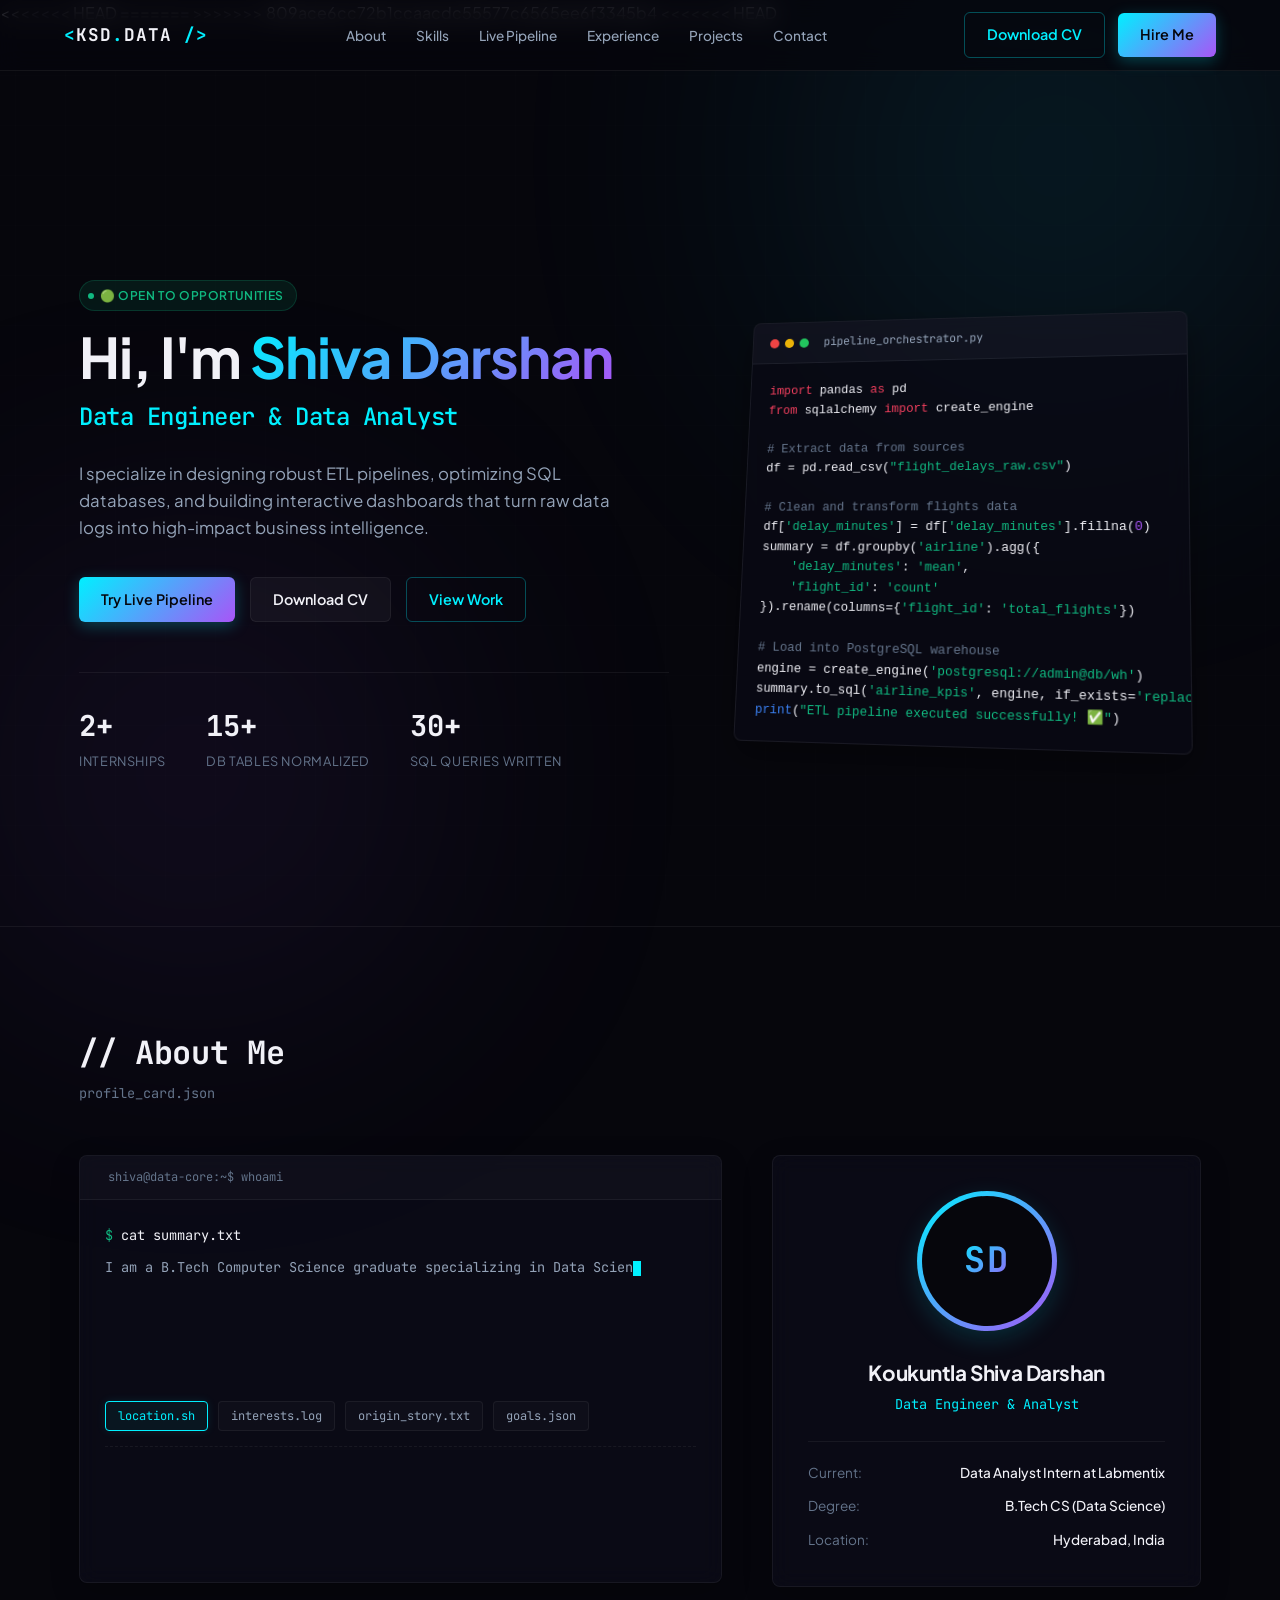
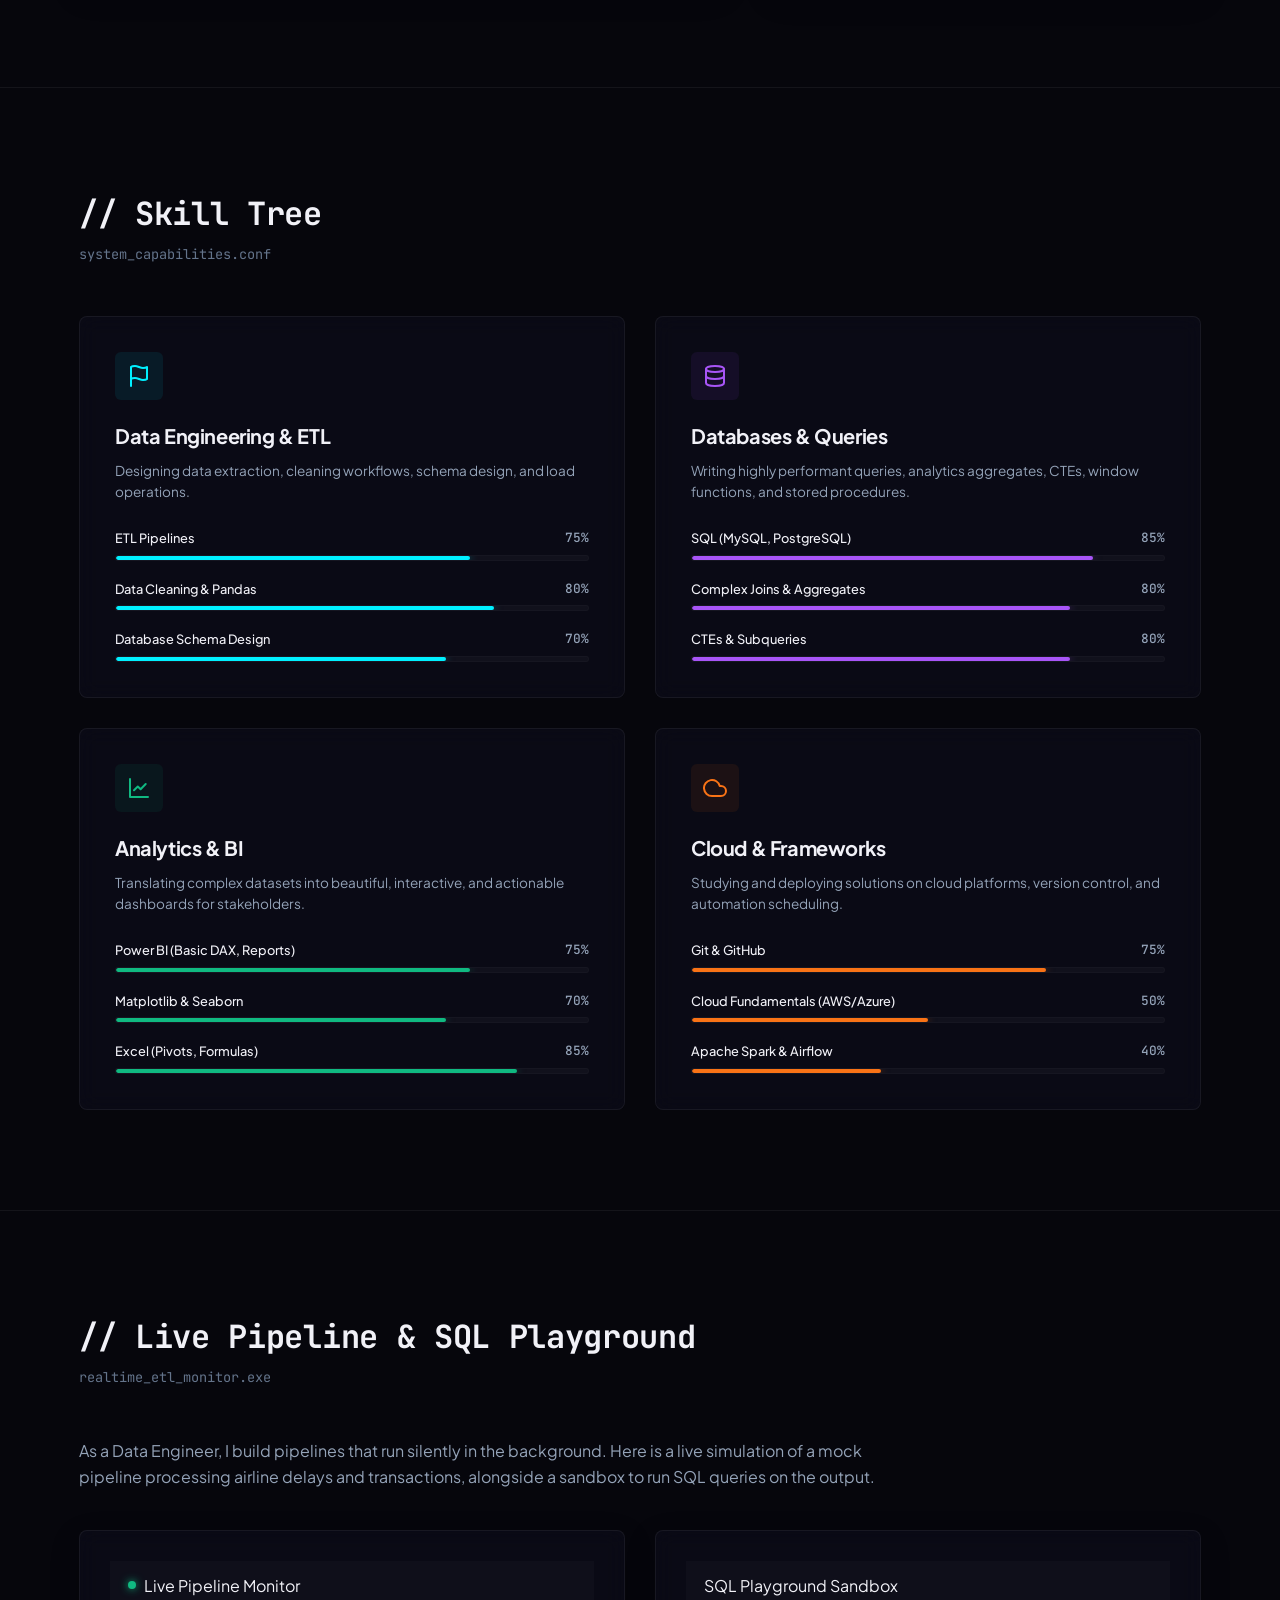
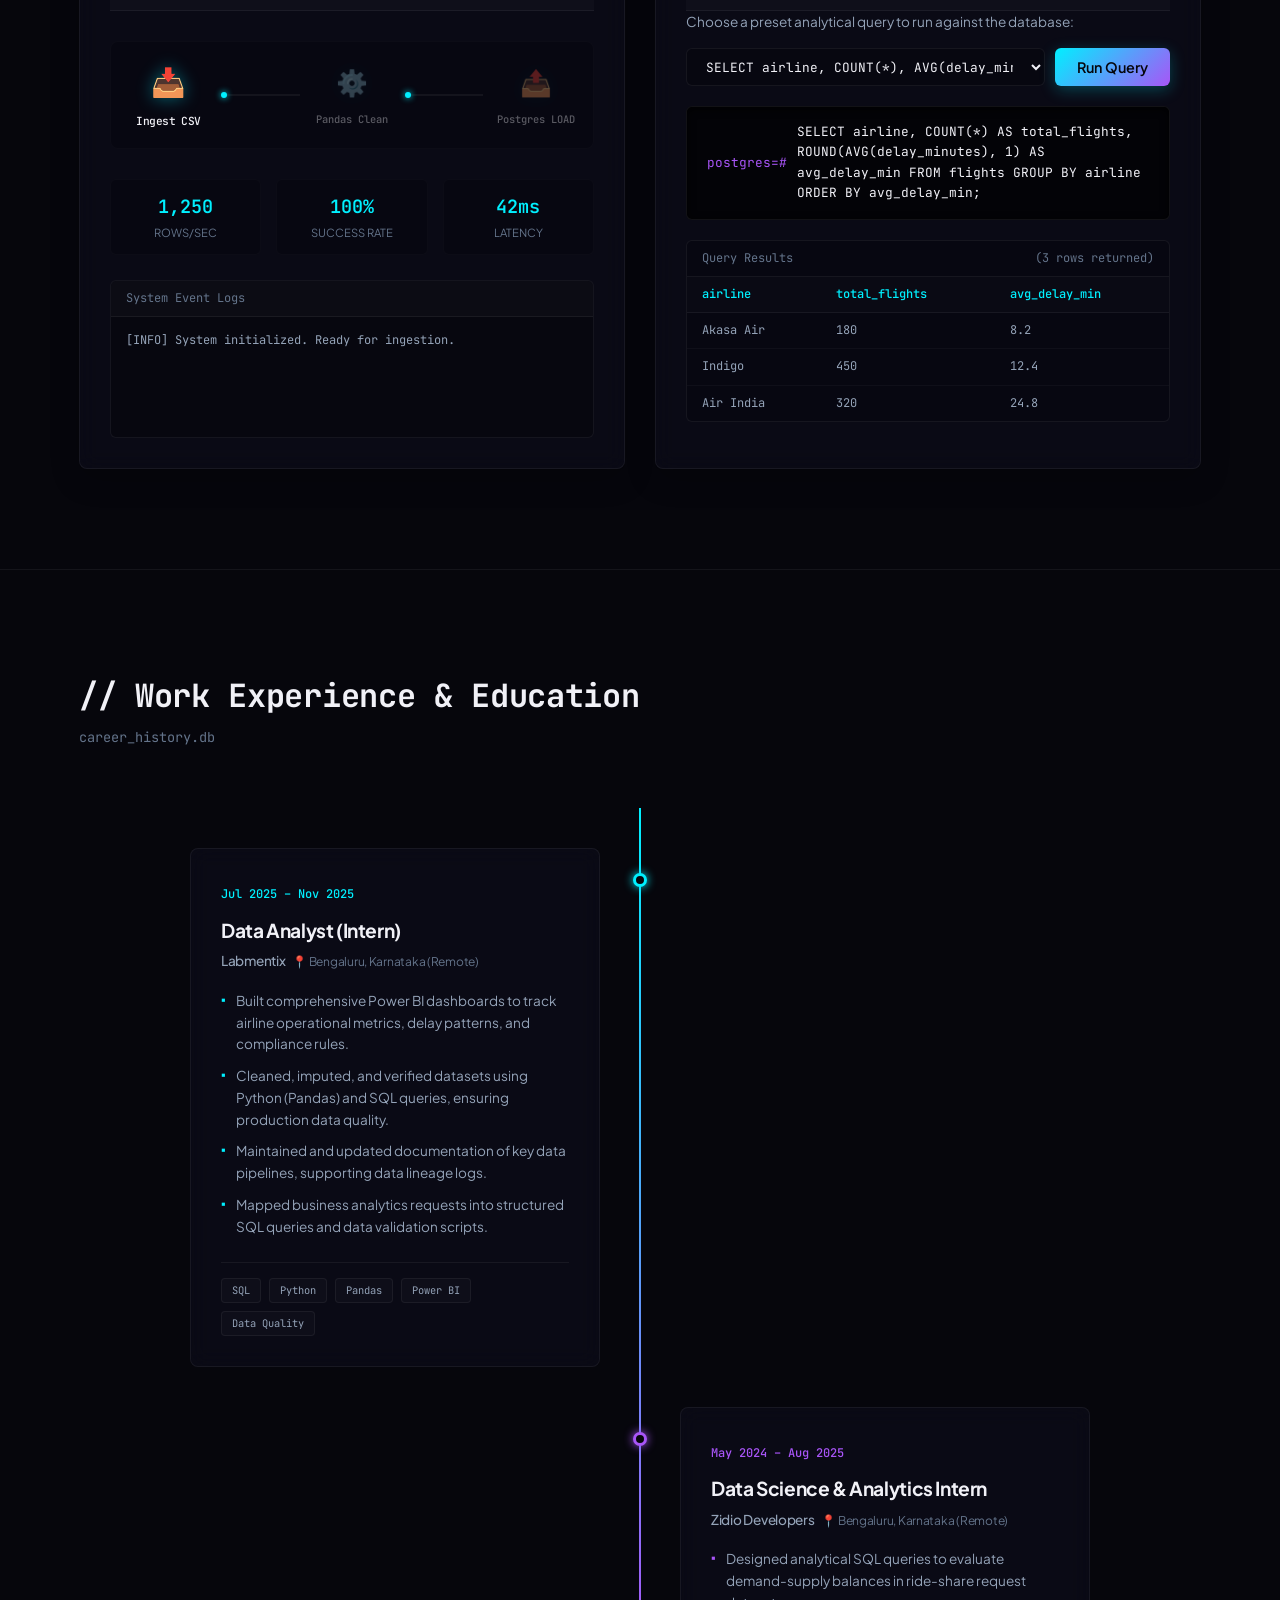
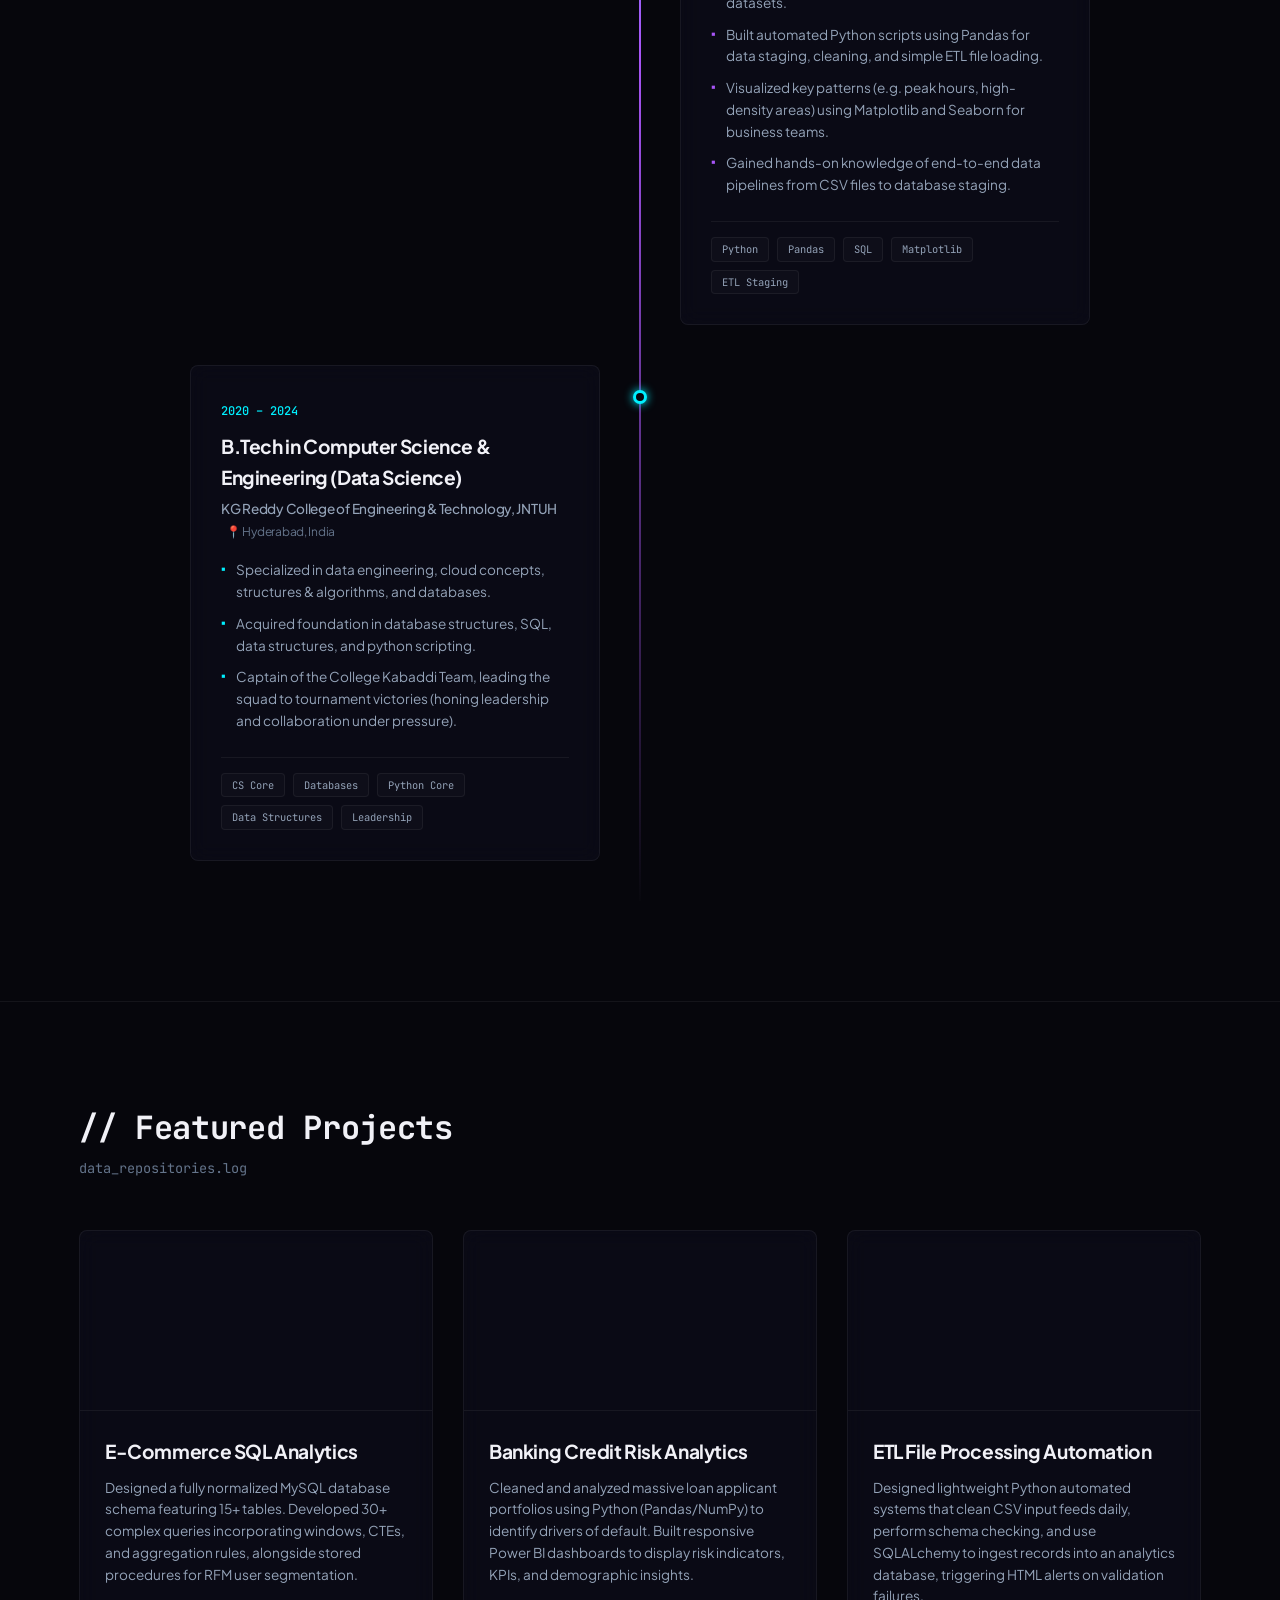
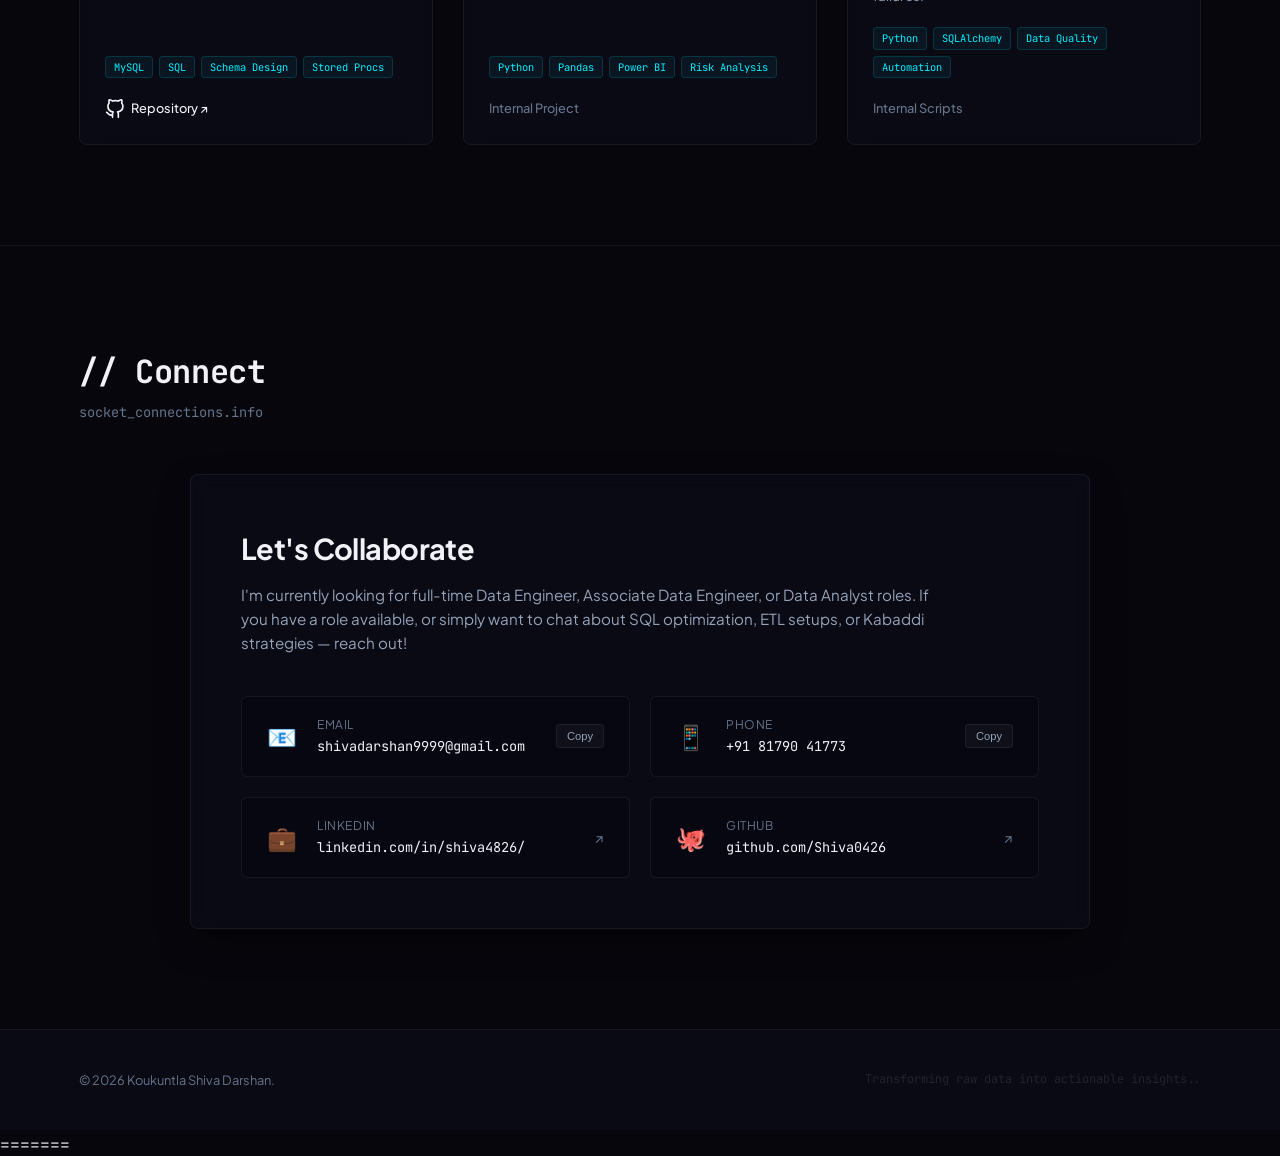
<file: index.html>
<!DOCTYPE html>
<html lang="en">
<<<<<<< HEAD
<head>
  <meta charset="UTF-8" />
  <meta name="viewport" content="width=device-width, initial-scale=1.0" />
  <title>Koukuntla Shiva Darshan — Data Engineer & Data Analyst Portfolio</title>
  <meta name="description" content="Portfolio of Koukuntla Shiva Darshan, a Data Engineer & Data Analyst specializing in SQL, Python, ETL, Power BI, and Cloud Data Pipelines. Explore interactive pipelines and analytics." />
  <meta name="keywords" content="Data Engineer, Data Analyst, SQL, Python, Power BI, ETL, AWS, Azure, Portfolio, Hyderabad, India" />
  <meta name="author" content="Koukuntla Shiva Darshan" />

  <!-- Open Graph -->
  <meta property="og:title" content="Koukuntla Shiva Darshan — Data Engineer & Data Analyst" />
  <meta property="og:description" content="Professional portfolio showcasing interactive ETL pipelines, custom SQL playgrounds, and data analytics dashboards." />
  <meta property="og:type" content="website" />
  <meta property="og:url" content="https://ksdmudiraj.in/" />
=======

<head>
  <meta charset="UTF-8" />
  <meta name="viewport" content="width=device-width, initial-scale=1.0" />
  <title>Shiva Darshan — Aspiring Data Engineer & Data Analyst</title>
  <meta name="description"
    content="Portfolio of Koukuntla Shiva Darshan — Aspiring Data Engineer & Data Analyst. SQL, Python, JavaScript, Power BI, ETL, Data Analytics." />
  <meta name="keywords"
    content="Fresher, Data Engineer, Data Analyst, SQL, Python, JavaScript, Power BI, ETL, Portfolio, Entry Level" />
  <meta name="author" content="Koukuntla Shiva Darshan" />

  <!-- Open Graph -->
  <meta property="og:title" content="Koukuntla Shiva Darshan — Aspiring Data Engineer & Data Analyst" />
  <meta property="og:description"
    content="Aspiring Data Engineer & Data Analyst | B.Tech CS Fresher | Gaming-themed interactive portfolio" />
  <meta property="og:type" content="website" />
>>>>>>> 809ace6cc72b1ccaacdc55577c6565ee6f3345b4

  <!-- Fonts -->
  <link rel="preconnect" href="https://fonts.googleapis.com" />
  <link rel="preconnect" href="https://fonts.gstatic.com" crossorigin />
<<<<<<< HEAD
  <link href="https://fonts.googleapis.com/css2?family=Plus+Jakarta+Sans:wght@300;400;500;600;700;800&family=JetBrains+Mono:wght@300;400;500;600;700&display=swap" rel="stylesheet" />

  <!-- Stylesheet -->
  <link rel="stylesheet" href="style.css" />
  
  <!-- Favicon -->
  <link rel="icon" href="data:image/svg+xml,<svg xmlns='http://www.w3.org/2000/svg' viewBox='0 0 100 100'><text y='.9em' font-size='90'>📊</text></svg>" />
</head>
<body>

  <!-- Background Cyber Grid & Glows -->
  <div class="cyber-grid"></div>
  <div class="glow-orb orb-1"></div>
  <div class="glow-orb orb-2"></div>

  <!-- Header & Navigation -->
  <header class="top-header" id="top-header">
    <div class="header-container">
      <a href="#hero" class="logo">
        <span class="logo-accent">&lt;</span>KSD<span class="logo-accent">.</span>DATA<span class="logo-accent"> /&gt;</span>
      </a>
      <button class="mobile-nav-toggle" id="mobile-toggle" aria-label="Toggle menu">
        <span class="bar"></span>
        <span class="bar"></span>
        <span class="bar"></span>
      </button>
      <nav class="nav-menu" id="nav-menu">
        <ul>
          <li><a href="#about" class="nav-link">About</a></li>
          <li><a href="#skills" class="nav-link">Skills</a></li>
          <li><a href="#dashboard" class="nav-link">Live Pipeline</a></li>
          <li><a href="#experience" class="nav-link">Experience</a></li>
          <li><a href="#projects" class="nav-link">Projects</a></li>
          <li><a href="#contact" class="nav-link">Contact</a></li>
        </ul>
      </nav>
      <div class="header-action">
        <a href="https://drive.google.com/file/d/12Tts7yeHtabKhAf5nNI_RhiejJwIO19T/view?usp=drive_link" target="_blank" rel="noopener noreferrer" class="btn btn-outline" style="margin-right: 10px;">Download CV</a>
        <a href="mailto:shivadarshan9999@gmail.com" class="btn btn-primary">Hire Me</a>
      </div>
    </div>
  </header>

  <main>
    <!-- ═══════════════════════════════════════════ -->
    <!-- HERO SECTION -->
    <!-- ═══════════════════════════════════════════ -->
    <section id="hero" class="hero-section">
      <div class="container hero-container">
        <div class="hero-content">
          <div class="badge-container">
            <span class="badge badge-pulse">🟢 Open to Opportunities</span>
          </div>
          <h1 class="hero-title">
            Hi, I'm <span class="gradient-text">Shiva Darshan</span>
          </h1>
          <h2 class="hero-subtitle">Data Engineer & Data Analyst</h2>
          <p class="hero-description">
            I specialize in designing robust ETL pipelines, optimizing SQL databases, and building interactive dashboards that turn raw data logs into high-impact business intelligence.
          </p>
          <div class="hero-actions">
            <a href="#dashboard" class="btn btn-primary">Try Live Pipeline</a>
            <a href="https://drive.google.com/file/d/12Tts7yeHtabKhAf5nNI_RhiejJwIO19T/view?usp=drive_link" target="_blank" rel="noopener noreferrer" class="btn btn-secondary">Download CV</a>
            <a href="#projects" class="btn btn-outline">View Work</a>
          </div>
          <div class="hero-stats">
            <div class="stat-item">
              <span class="stat-num">2+</span>
              <span class="stat-label">Internships</span>
            </div>
            <div class="stat-item">
              <span class="stat-num">15+</span>
              <span class="stat-label">DB Tables Normalized</span>
            </div>
            <div class="stat-item">
              <span class="stat-num">30+</span>
              <span class="stat-label">SQL Queries Written</span>
            </div>
          </div>
        </div>
        <div class="hero-visual">
          <div class="visual-card">
            <div class="card-header">
              <span class="dot red"></span>
              <span class="dot yellow"></span>
              <span class="dot green"></span>
              <span class="card-title">pipeline_orchestrator.py</span>
            </div>
            <div class="card-body">
              <pre><code class="language-python"><span class="pl-k">import</span> pandas <span class="pl-k">as</span> pd
<span class="pl-k">from</span> sqlalchemy <span class="pl-k">import</span> create_engine

<span class="pl-c"># Extract data from sources</span>
df = pd.read_csv(<span class="pl-s">"flight_delays_raw.csv"</span>)

<span class="pl-c"># Clean and transform flights data</span>
df[<span class="pl-s">'delay_minutes'</span>] = df[<span class="pl-s">'delay_minutes'</span>].fillna(<span class="pl-c1">0</span>)
summary = df.groupby(<span class="pl-s">'airline'</span>).agg({
    <span class="pl-s">'delay_minutes'</span>: <span class="pl-s">'mean'</span>,
    <span class="pl-s">'flight_id'</span>: <span class="pl-s">'count'</span>
}).rename(columns={<span class="pl-s">'flight_id'</span>: <span class="pl-s">'total_flights'</span>})

<span class="pl-c"># Load into PostgreSQL warehouse</span>
engine = create_engine(<span class="pl-s">'postgresql://admin@db/wh'</span>)
summary.to_sql(<span class="pl-s">'airline_kpis'</span>, engine, if_exists=<span class="pl-s">'replace'</span>)
<span class="pl-en">print</span>(<span class="pl-s">"ETL pipeline executed successfully! ✅"</span>)</code></pre>
            </div>
          </div>
        </div>
      </div>
    </section>

    <!-- ═══════════════════════════════════════════ -->
    <!-- ABOUT SECTION -->
    <!-- ═══════════════════════════════════════════ -->
    <section id="about" class="about-section scroll-reveal">
      <div class="container">
        <div class="section-title-wrapper">
          <h2 class="section-title">// About Me</h2>
          <span class="section-subtitle">profile_card.json</span>
        </div>
        <div class="about-grid">
          <div class="about-bio-terminal">
            <div class="terminal-header">
              <span class="dot red"></span>
              <span class="dot yellow"></span>
              <span class="dot green"></span>
              <span class="terminal-title">shiva@data-core:~$ whoami</span>
            </div>
            <div class="terminal-body" id="bio-terminal">
              <p class="terminal-line"><span class="terminal-prompt">$</span> cat summary.txt</p>
              <p class="terminal-output" id="typewriter-output"></p>
              <div class="terminal-interactive-options">
                <button class="terminal-btn active" data-cmd="location">location.sh</button>
                <button class="terminal-btn" data-cmd="interests">interests.log</button>
                <button class="terminal-btn" data-cmd="education">origin_story.txt</button>
                <button class="terminal-btn" data-cmd="certifications">goals.json</button>
              </div>
              <div class="terminal-interactive-content" id="terminal-content">
                <!-- Filled dynamically by script.js -->
              </div>
            </div>
          </div>
          <div class="about-card-profile">
            <div class="avatar-frame">
              <div class="avatar-circle">
                <span class="avatar-text">SD</span>
              </div>
            </div>
            <div class="profile-details">
              <h3>Koukuntla Shiva Darshan</h3>
              <p class="role">Data Engineer & Analyst</p>
              <div class="profile-info-list">
                <div class="info-item">
                  <span class="info-label">Current:</span>
                  <span class="info-val">Data Analyst Intern at Labmentix</span>
                </div>
                <div class="info-item">
                  <span class="info-label">Degree:</span>
                  <span class="info-val">B.Tech CS (Data Science)</span>
                </div>
                <div class="info-item">
                  <span class="info-label">Location:</span>
                  <span class="info-val">Hyderabad, India</span>
                </div>
              </div>
            </div>
          </div>
        </div>
      </div>
    </section>

    <!-- ═══════════════════════════════════════════ -->
    <!-- SKILLS SECTION -->
    <!-- ═══════════════════════════════════════════ -->
    <section id="skills" class="skills-section scroll-reveal">
      <div class="container">
        <div class="section-title-wrapper">
          <h2 class="section-title">// Skill Tree</h2>
          <span class="section-subtitle">system_capabilities.conf</span>
        </div>
        <div class="skills-grid">
          
          <!-- Category 1: Core Data Engineering -->
          <div class="skill-card">
            <div class="skill-icon-wrapper cyan">
              <svg xmlns="http://www.w3.org/2000/svg" width="24" height="24" viewBox="0 0 24 24" fill="none" stroke="currentColor" stroke-width="2" stroke-linecap="round" stroke-linejoin="round"><path d="M4 15s1-1 4-1 5 2 8 2 4-1 4-1V3s-1 1-4 1-5-2-8-2-4 1-4 1z"></path><line x1="4" y1="22" x2="4" y2="15"></line></svg>
            </div>
            <h3>Data Engineering & ETL</h3>
            <p class="skill-card-desc">Designing data extraction, cleaning workflows, schema design, and load operations.</p>
            <ul class="skill-list">
              <li>
                <div class="skill-info"><span class="name">ETL Pipelines</span><span class="percentage">75%</span></div>
                <div class="progress-bar"><div class="progress progress-cyan" data-width="75"></div></div>
              </li>
              <li>
                <div class="skill-info"><span class="name">Data Cleaning & Pandas</span><span class="percentage">80%</span></div>
                <div class="progress-bar"><div class="progress progress-cyan" data-width="80"></div></div>
              </li>
              <li>
                <div class="skill-info"><span class="name">Database Schema Design</span><span class="percentage">70%</span></div>
                <div class="progress-bar"><div class="progress progress-cyan" data-width="70"></div></div>
              </li>
            </ul>
          </div>

          <!-- Category 2: Databases & SQL -->
          <div class="skill-card">
            <div class="skill-icon-wrapper purple">
              <svg xmlns="http://www.w3.org/2000/svg" width="24" height="24" viewBox="0 0 24 24" fill="none" stroke="currentColor" stroke-width="2" stroke-linecap="round" stroke-linejoin="round"><ellipse cx="12" cy="5" rx="9" ry="3"></ellipse><path d="M3 5v14c0 1.66 4 3 9 3s9-1.34 9-3V5"></path><path d="M3 12c0 1.66 4 3 9 3s9-1.34 9-3"></path></svg>
            </div>
            <h3>Databases & Queries</h3>
            <p class="skill-card-desc">Writing highly performant queries, analytics aggregates, CTEs, window functions, and stored procedures.</p>
            <ul class="skill-list">
              <li>
                <div class="skill-info"><span class="name">SQL (MySQL, PostgreSQL)</span><span class="percentage">85%</span></div>
                <div class="progress-bar"><div class="progress progress-purple" data-width="85"></div></div>
              </li>
              <li>
                <div class="skill-info"><span class="name">Complex Joins & Aggregates</span><span class="percentage">80%</span></div>
                <div class="progress-bar"><div class="progress progress-purple" data-width="80"></div></div>
              </li>
              <li>
                <div class="skill-info"><span class="name">CTEs & Subqueries</span><span class="percentage">80%</span></div>
                <div class="progress-bar"><div class="progress progress-purple" data-width="80"></div></div>
              </li>
            </ul>
          </div>

          <!-- Category 3: Analytics & Visualisation -->
          <div class="skill-card">
            <div class="skill-icon-wrapper emerald">
              <svg xmlns="http://www.w3.org/2000/svg" width="24" height="24" viewBox="0 0 24 24" fill="none" stroke="currentColor" stroke-width="2" stroke-linecap="round" stroke-linejoin="round"><path d="M3 3v18h18"></path><path d="M18.7 8l-5.1 5.2-2.8-2.7L7 14.3"></path></svg>
            </div>
            <h3>Analytics & BI</h3>
            <p class="skill-card-desc">Translating complex datasets into beautiful, interactive, and actionable dashboards for stakeholders.</p>
            <ul class="skill-list">
              <li>
                <div class="skill-info"><span class="name">Power BI (Basic DAX, Reports)</span><span class="percentage">75%</span></div>
                <div class="progress-bar"><div class="progress progress-emerald" data-width="75"></div></div>
              </li>
              <li>
                <div class="skill-info"><span class="name">Matplotlib & Seaborn</span><span class="percentage">70%</span></div>
                <div class="progress-bar"><div class="progress progress-emerald" data-width="70"></div></div>
              </li>
              <li>
                <div class="skill-info"><span class="name">Excel (Pivots, Formulas)</span><span class="percentage">85%</span></div>
                <div class="progress-bar"><div class="progress progress-emerald" data-width="85"></div></div>
              </li>
            </ul>
          </div>

          <!-- Category 4: Cloud & Tools -->
          <div class="skill-card">
            <div class="skill-icon-wrapper orange">
              <svg xmlns="http://www.w3.org/2000/svg" width="24" height="24" viewBox="0 0 24 24" fill="none" stroke="currentColor" stroke-width="2" stroke-linecap="round" stroke-linejoin="round"><path d="M18 10h-1.26A8 8 0 1 0 9 20h9a5 5 0 0 0 0-10z"></path></svg>
            </div>
            <h3>Cloud & Frameworks</h3>
            <p class="skill-card-desc">Studying and deploying solutions on cloud platforms, version control, and automation scheduling.</p>
            <ul class="skill-list">
              <li>
                <div class="skill-info"><span class="name">Git & GitHub</span><span class="percentage">75%</span></div>
                <div class="progress-bar"><div class="progress progress-orange" data-width="75"></div></div>
              </li>
              <li>
                <div class="skill-info"><span class="name">Cloud Fundamentals (AWS/Azure)</span><span class="percentage">50%</span></div>
                <div class="progress-bar"><div class="progress progress-orange" data-width="50"></div></div>
              </li>
              <li>
                <div class="skill-info"><span class="name">Apache Spark & Airflow</span><span class="percentage">40%</span></div>
                <div class="progress-bar"><div class="progress progress-orange" data-width="40"></div></div>
              </li>
            </ul>
          </div>

        </div>
      </div>
    </section>

    <!-- ═══════════════════════════════════════════ -->
    <!-- LIVE DATA DASHBOARD / ETL PIPELINE SIMULATOR -->
    <!-- ═══════════════════════════════════════════ -->
    <section id="dashboard" class="dashboard-section scroll-reveal">
      <div class="container">
        <div class="section-title-wrapper">
          <h2 class="section-title">// Live Pipeline & SQL Playground</h2>
          <span class="section-subtitle">realtime_etl_monitor.exe</span>
        </div>
        
        <p class="dashboard-intro">
          As a Data Engineer, I build pipelines that run silently in the background. Here is a live simulation of a mock pipeline processing airline delays and transactions, alongside a sandbox to run SQL queries on the output.
        </p>

        <div class="dashboard-grid">
          <!-- Column 1: Pipeline Flow & Logger -->
          <div class="pipeline-card">
            <div class="card-header">
              <span class="status-indicator live"></span> Live Pipeline Monitor
            </div>
            <div class="pipeline-flow">
              <div class="flow-node active" id="node-ingest">
                <span class="node-icon">📥</span>
                <span class="node-label">Ingest CSV</span>
              </div>
              <div class="flow-arrow" id="arrow-1"><span></span></div>
              <div class="flow-node" id="node-transform">
                <span class="node-icon">⚙️</span>
                <span class="node-label">Pandas Clean</span>
              </div>
              <div class="flow-arrow" id="arrow-2"><span></span></div>
              <div class="flow-node" id="node-load">
                <span class="node-icon">📤</span>
                <span class="node-label">Postgres LOAD</span>
              </div>
            </div>
            
            <div class="pipeline-metrics">
              <div class="metric-box">
                <span class="metric-val" id="metric-rate">1,250</span>
                <span class="metric-lbl">rows/sec</span>
              </div>
              <div class="metric-box">
                <span class="metric-val" id="metric-success">100%</span>
                <span class="metric-lbl">success rate</span>
              </div>
              <div class="metric-box">
                <span class="metric-val" id="metric-latency">42ms</span>
                <span class="metric-lbl">latency</span>
              </div>
            </div>

            <div class="pipeline-logger">
              <div class="logger-header">System Event Logs</div>
              <div class="logger-body" id="log-console">
                <div class="log-line info">[INFO] System initialized. Ready for ingestion.</div>
              </div>
            </div>
          </div>

          <!-- Column 2: SQL Playground -->
          <div class="sql-card">
            <div class="card-header">
              SQL Playground Sandbox
            </div>
            <div class="sql-editor">
              <div class="sql-instructions">Choose a preset analytical query to run against the database:</div>
              <div class="query-selector-wrapper">
                <select id="query-selector" aria-label="Select SQL Query Preset">
                  <option value="flights_summary">SELECT airline, COUNT(*), AVG(delay_minutes) FROM flights GROUP BY airline</option>
                  <option value="high_delays">SELECT flight_id, airline, delay_minutes FROM flights WHERE delay_minutes > 45</option>
                  <option value="route_delays">SELECT origin, destination, AVG(delay_minutes) FROM flights GROUP BY origin, destination</option>
                  <option value="schema_info">EXPLAIN SELECT * FROM flights</option>
                </select>
                <button class="btn btn-primary" id="btn-run-query">Run Query</button>
              </div>
              
              <div class="sql-terminal">
                <div class="terminal-prompt-line">
                  <span class="sql-prompt">postgres=#</span>
                  <span class="sql-input-display" id="sql-input-preview">SELECT airline, COUNT(*), AVG(delay_minutes) FROM flights GROUP BY airline;</span>
                </div>
              </div>

              <div class="sql-results">
                <div class="results-header">Query Results <span class="rows-count" id="results-count">(3 rows returned)</span></div>
                <div class="table-wrapper">
                  <table id="sql-results-table">
                    <thead>
                      <!-- Populated dynamically -->
                    </thead>
                    <tbody>
                      <!-- Populated dynamically -->
                    </tbody>
                  </table>
                </div>
              </div>
            </div>
          </div>

        </div>
      </div>
    </section>

    <!-- ═══════════════════════════════════════════ -->
    <!-- EXPERIENCE SECTION -->
    <!-- ═══════════════════════════════════════════ -->
    <section id="experience" class="experience-section scroll-reveal">
      <div class="container">
        <div class="section-title-wrapper">
          <h2 class="section-title">// Work Experience & Education</h2>
          <span class="section-subtitle">career_history.db</span>
        </div>

        <div class="timeline-container">
          <!-- Timeline line -->
          <div class="timeline-line"></div>

          <!-- Item 1: Labmentix -->
          <div class="timeline-item left">
            <div class="timeline-dot"></div>
            <div class="timeline-content">
              <span class="timeline-date">Jul 2025 – Nov 2025</span>
              <h3 class="timeline-job-title">Data Analyst (Intern)</h3>
              <h4 class="timeline-company">Labmentix <span class="timeline-loc">📍 Bengaluru, Karnataka (Remote)</span></h4>
              <ul class="timeline-details">
                <li>Built comprehensive Power BI dashboards to track airline operational metrics, delay patterns, and compliance rules.</li>
                <li>Cleaned, imputed, and verified datasets using Python (Pandas) and SQL queries, ensuring production data quality.</li>
                <li>Maintained and updated documentation of key data pipelines, supporting data lineage logs.</li>
                <li>Mapped business analytics requests into structured SQL queries and data validation scripts.</li>
              </ul>
              <div class="timeline-tags">
                <span class="tag">SQL</span>
                <span class="tag">Python</span>
                <span class="tag">Pandas</span>
                <span class="tag">Power BI</span>
                <span class="tag">Data Quality</span>
              </div>
            </div>
          </div>

          <!-- Item 2: Zidio Developers -->
          <div class="timeline-item right">
            <div class="timeline-dot"></div>
            <div class="timeline-content">
              <span class="timeline-date">May 2024 – Aug 2025</span>
              <h3 class="timeline-job-title">Data Science & Analytics Intern</h3>
              <h4 class="timeline-company">Zidio Developers <span class="timeline-loc">📍 Bengaluru, Karnataka (Remote)</span></h4>
              <ul class="timeline-details">
                <li>Designed analytical SQL queries to evaluate demand-supply balances in ride-share request datasets.</li>
                <li>Built automated Python scripts using Pandas for data staging, cleaning, and simple ETL file loading.</li>
                <li>Visualized key patterns (e.g. peak hours, high-density areas) using Matplotlib and Seaborn for business teams.</li>
                <li>Gained hands-on knowledge of end-to-end data pipelines from CSV files to database staging.</li>
              </ul>
              <div class="timeline-tags">
                <span class="tag">Python</span>
                <span class="tag">Pandas</span>
                <span class="tag">SQL</span>
                <span class="tag">Matplotlib</span>
                <span class="tag">ETL Staging</span>
              </div>
            </div>
          </div>

          <!-- Item 3: B.Tech -->
          <div class="timeline-item left">
            <div class="timeline-dot"></div>
            <div class="timeline-content">
              <span class="timeline-date">2020 – 2024</span>
              <h3 class="timeline-job-title">B.Tech in Computer Science & Engineering (Data Science)</h3>
              <h4 class="timeline-company">KG Reddy College of Engineering & Technology, JNTUH <span class="timeline-loc">📍 Hyderabad, India</span></h4>
              <ul class="timeline-details">
                <li>Specialized in data engineering, cloud concepts, structures & algorithms, and databases.</li>
                <li>Acquired foundation in database structures, SQL, data structures, and python scripting.</li>
                <li>Captain of the College Kabaddi Team, leading the squad to tournament victories (honing leadership and collaboration under pressure).</li>
              </ul>
              <div class="timeline-tags">
                <span class="tag">CS Core</span>
                <span class="tag">Databases</span>
                <span class="tag">Python Core</span>
                <span class="tag">Data Structures</span>
                <span class="tag">Leadership</span>
              </div>
            </div>
          </div>

        </div>
      </div>
    </section>

    <!-- ═══════════════════════════════════════════ -->
    <!-- PROJECTS SECTION -->
    <!-- ═══════════════════════════════════════════ -->
    <section id="projects" class="projects-section scroll-reveal">
      <div class="container">
        <div class="section-title-wrapper">
          <h2 class="section-title">// Featured Projects</h2>
          <span class="section-subtitle">data_repositories.log</span>
        </div>

        <div class="projects-grid">
          <!-- Project 1 -->
          <div class="project-card">
            <div class="project-image-placeholder">
              <svg xmlns="http://www.w3.org/2000/svg" viewBox="0 0 400 200" fill="none">
                <rect width="400" height="200" fill="%231a1a2e"/>
                <path d="M50 150 L120 80 L200 120 L300 50 L350 90" stroke="%2300f0ff" stroke-width="3" stroke-linecap="round" stroke-linejoin="round"/>
                <circle cx="50" cy="150" r="5" fill="%23ff00e5"/>
                <circle cx="120" cy="80" r="5" fill="%23ff00e5"/>
                <circle cx="200" cy="120" r="5" fill="%23ff00e5"/>
                <circle cx="300" cy="50" r="5" fill="%23ff00e5"/>
                <circle cx="350" cy="90" r="5" fill="%23ff00e5"/>
                <text x="20" y="40" fill="%238888aa" font-family="monospace" font-size="12">SQL Schema: normalized platform</text>
              </svg>
            </div>
            <div class="project-content">
              <h3>E-Commerce SQL Analytics</h3>
              <p>Designed a fully normalized MySQL database schema featuring 15+ tables. Developed 30+ complex queries incorporating windows, CTEs, and aggregation rules, alongside stored procedures for RFM user segmentation.</p>
              <div class="project-tags">
                <span class="tag">MySQL</span>
                <span class="tag">SQL</span>
                <span class="tag">Schema Design</span>
                <span class="tag">Stored Procs</span>
              </div>
              <div class="project-links">
                <a href="https://github.com/Shiva0426/E-Commerce-Database" class="project-link" target="_blank" rel="noopener noreferrer">
                  <svg xmlns="http://www.w3.org/2000/svg" width="20" height="20" viewBox="0 0 24 24" fill="none" stroke="currentColor" stroke-width="2" stroke-linecap="round" stroke-linejoin="round"><path d="M9 19c-5 1.5-5-2.5-7-3m14 6v-3.87a3.37 3.37 0 0 0-.94-2.61c3.14-.35 6.44-1.54 6.44-7A5.44 5.44 0 0 0 20 4.77 5.07 5.07 0 0 0 19.91 1S18.73.65 16 2.48a13.38 13.38 0 0 0-7 0C6.27.65 5.09 1 5.09 1A5.07 5.07 0 0 0 5 4.77a5.44 5.44 0 0 0-1.5 3.78c0 5.42 3.3 6.61 6.44 7A3.37 3.37 0 0 0 9 18.13V22"></path></svg>
                  Repository ↗
                </a>
              </div>
            </div>
          </div>

          <!-- Project 2 -->
          <div class="project-card">
            <div class="project-image-placeholder">
              <svg xmlns="http://www.w3.org/2000/svg" viewBox="0 0 400 200" fill="none">
                <rect width="400" height="200" fill="%231a1a2e"/>
                <rect x="50" y="80" width="60" height="70" fill="%23b400ff" opacity="0.8"/>
                <rect x="130" y="40" width="60" height="110" fill="%23b400ff" opacity="0.8"/>
                <rect x="210" y="90" width="60" height="60" fill="%23b400ff" opacity="0.8"/>
                <rect x="290" y="60" width="60" height="90" fill="%23b400ff" opacity="0.8"/>
                <text x="20" y="30" fill="%238888aa" font-family="monospace" font-size="12">Power BI Default Risk EDA</text>
              </svg>
            </div>
            <div class="project-content">
              <h3>Banking Credit Risk Analytics</h3>
              <p>Cleaned and analyzed massive loan applicant portfolios using Python (Pandas/NumPy) to identify drivers of default. Built responsive Power BI dashboards to display risk indicators, KPIs, and demographic insights.</p>
              <div class="project-tags">
                <span class="tag">Python</span>
                <span class="tag">Pandas</span>
                <span class="tag">Power BI</span>
                <span class="tag">Risk Analysis</span>
              </div>
              <div class="project-links">
                <span class="project-link disabled">
                  Internal Project
                </span>
              </div>
            </div>
          </div>

          <!-- Project 3 -->
          <div class="project-card">
            <div class="project-image-placeholder">
              <svg xmlns="http://www.w3.org/2000/svg" viewBox="0 0 400 200" fill="none">
                <rect width="400" height="200" fill="%231a1a2e"/>
                <line x1="50" y1="100" x2="350" y2="100" stroke="%2339ff14" stroke-width="2" stroke-dasharray="5 5"/>
                <circle cx="100" cy="100" r="15" fill="%231a1a2e" stroke="%2339ff14" stroke-width="2"/>
                <circle cx="200" cy="100" r="15" fill="%231a1a2e" stroke="%2339ff14" stroke-width="2"/>
                <circle cx="300" cy="100" r="15" fill="%231a1a2e" stroke="%2339ff14" stroke-width="2"/>
                <text x="92" y="104" fill="%2339ff14" font-family="monospace" font-size="12">R</text>
                <text x="192" y="104" fill="%2339ff14" font-family="monospace" font-size="12">T</text>
                <text x="292" y="104" fill="%2339ff14" font-family="monospace" font-size="12">L</text>
                <text x="20" y="30" fill="%238888aa" font-family="monospace" font-size="12">Python Automation Scheduler</text>
              </svg>
            </div>
            <div class="project-content">
              <h3>ETL File Processing Automation</h3>
              <p>Designed lightweight Python automated systems that clean CSV input feeds daily, perform schema checking, and use SQLALchemy to ingest records into an analytics database, triggering HTML alerts on validation failures.</p>
              <div class="project-tags">
                <span class="tag">Python</span>
                <span class="tag">SQLAlchemy</span>
                <span class="tag">Data Quality</span>
                <span class="tag">Automation</span>
              </div>
              <div class="project-links">
                <span class="project-link disabled">
                  Internal Scripts
                </span>
              </div>
            </div>
          </div>
        </div>
      </div>
    </section>

    <!-- ═══════════════════════════════════════════ -->
    <!-- CONTACT SECTION -->
    <!-- ═══════════════════════════════════════════ -->
    <section id="contact" class="contact-section scroll-reveal">
      <div class="container">
        <div class="section-title-wrapper">
          <h2 class="section-title">// Connect</h2>
          <span class="section-subtitle">socket_connections.info</span>
        </div>

        <div class="contact-card">
          <div class="contact-intro">
            <h3>Let's Collaborate</h3>
            <p>I'm currently looking for full-time Data Engineer, Associate Data Engineer, or Data Analyst roles. If you have a role available, or simply want to chat about SQL optimization, ETL setups, or Kabaddi strategies — reach out!</p>
          </div>
          
          <div class="contact-grid">
            <div class="contact-item" id="copy-email" data-clipboard="shivadarshan9999@gmail.com">
              <div class="contact-icon">📧</div>
              <div class="contact-info">
                <span class="contact-label">Email</span>
                <span class="contact-val">shivadarshan9999@gmail.com</span>
              </div>
              <button class="btn-copy" aria-label="Copy email">Copy</button>
            </div>

            <div class="contact-item" id="copy-phone" data-clipboard="+918179041773">
              <div class="contact-icon">📱</div>
              <div class="contact-info">
                <span class="contact-label">Phone</span>
                <span class="contact-val">+91 81790 41773</span>
              </div>
              <button class="btn-copy" aria-label="Copy phone number">Copy</button>
            </div>

            <a href="https://www.linkedin.com/in/shiva4826/" target="_blank" rel="noopener noreferrer" class="contact-item link-item">
              <div class="contact-icon">💼</div>
              <div class="contact-info">
                <span class="contact-label">LinkedIn</span>
                <span class="contact-val">linkedin.com/in/shiva4826/</span>
              </div>
              <span class="arrow-indicator">↗</span>
            </a>

            <a href="https://github.com/Shiva0426" target="_blank" rel="noopener noreferrer" class="contact-item link-item">
              <div class="contact-icon">🐙</div>
              <div class="contact-info">
                <span class="contact-label">GitHub</span>
                <span class="contact-val">github.com/Shiva0426</span>
              </div>
              <span class="arrow-indicator">↗</span>
            </a>
          </div>
        </div>
      </div>
    </section>
  </main>

  <!-- Footer -->
  <footer class="main-footer">
    <div class="container footer-container">
      <p>© 2026 Koukuntla Shiva Darshan.</p>
      <p class="footer-note">Transforming raw data into actionable insights..</p>
    </div>
  </footer>

  <!-- Script -->
  <script src="script.js"></script>
</body>
=======
  <link
    href="https://fonts.googleapis.com/css2?family=Press+Start+2P&family=Fira+Code:wght@300;400;500;600;700&family=Orbitron:wght@400;500;600;700;800;900&display=swap"
    rel="stylesheet" />

  <link rel="stylesheet" href="style.css" />
  <link rel="icon"
    href="data:image/svg+xml,<svg xmlns='http://www.w3.org/2000/svg' viewBox='0 0 100 100'><text y='.9em' font-size='90'>🎮</text></svg>" />
</head>
</body>
</html>
</file>
<file: style.css>
/* ==========================================================================
   PROFESSIONAL DATA ENGINEER PORTFOLIO — STYLE.CSS
   Theme: High-Tech Cyber Glassmorphism
   Fonts: Plus Jakarta Sans (UI) & JetBrains Mono (Code/Data)
   ========================================================================== */
:root {
  /* Colors */
  --bg-dark: #06060c;
  --bg-deep: #0a0a14;
  --bg-card: rgba(13, 13, 27, 0.65);
  --bg-card-hover: rgba(20, 20, 40, 0.85);
  --border-color: rgba(255, 255, 255, 0.06);
  --border-glow: rgba(0, 240, 255, 0.15);
  
  --text-primary: #f1f1f7;
  --text-secondary: #94a3b8;
  --text-dim: #64748b;
  
  --neon-cyan: #00f0ff;
  --neon-purple: #a855f7;
  --neon-emerald: #10b981;
  --neon-orange: #f97316;
  
  --gradient-cyan-purple: linear-gradient(135deg, #00f0ff 0%, #a855f7 100%);
  --gradient-emerald-cyan: linear-gradient(135deg, #10b981 0%, #00f0ff 100%);
  
  /* Fonts */
  --font-sans: 'Plus Jakarta Sans', -apple-system, BlinkMacSystemFont, 'Segoe UI', Roboto, sans-serif;
  --font-mono: 'JetBrains Mono', 'Fira Code', monospace;
  
  /* Animation speeds */
  --transition-speed: 0.3s;
}
/* ── Reset & Base Styles ── */
*, *::before, *::after {
  margin: 0;
  padding: 0;
  box-sizing: border-box;
}
html {
  scroll-behavior: smooth;
  scrollbar-width: thin;
  scrollbar-color: var(--neon-cyan) var(--bg-dark);
}
html::-webkit-scrollbar {
  width: 8px;
}
html::-webkit-scrollbar-track {
  background: var(--bg-dark);
}
html::-webkit-scrollbar-thumb {
  background: rgba(0, 240, 255, 0.3);
  border-radius: 4px;
}
html::-webkit-scrollbar-thumb:hover {
  background: var(--neon-cyan);
}
body {
  font-family: var(--font-sans);
  background-color: var(--bg-dark);
  color: var(--text-primary);
  overflow-x: hidden;
  line-height: 1.6;
  position: relative;
}
/* ── Layout Container ── */
.container {
  max-width: 1200px;
  width: 90%;
  margin: 0 auto;
  padding: 0 15px;
}
/* ── High-Tech Cyber Grid Background ── */
.cyber-grid {
  position: fixed;
  top: 0;
  left: 0;
  width: 100%;
  height: 100%;
  z-index: -3;
  background-image: 
    linear-gradient(rgba(255, 255, 255, 0.007) 1px, transparent 1px),
    linear-gradient(90deg, rgba(255, 255, 255, 0.007) 1px, transparent 1px);
  background-size: 50px 50px;
  background-position: center;
  pointer-events: none;
}
/* Decorative Ambient Glow Orbs */
.glow-orb {
  position: fixed;
  border-radius: 50%;
  z-index: -2;
  filter: blur(140px);
  opacity: 0.15;
  pointer-events: none;
}
.orb-1 {
  width: 45vw;
  height: 45vw;
  top: -10vw;
  right: -5vw;
  background: radial-gradient(circle, var(--neon-cyan) 0%, rgba(168, 85, 247, 0.2) 100%);
  animation: orbFloat 25s ease-in-out infinite alternate;
}
.orb-2 {
  width: 40vw;
  height: 40vw;
  bottom: -10vw;
  left: -5vw;
  background: radial-gradient(circle, var(--neon-purple) 0%, rgba(16, 185, 129, 0.1) 100%);
  animation: orbFloat 20s ease-in-out infinite alternate-reverse;
}
@keyframes orbFloat {
  0% { transform: translate(0, 0) scale(1); }
  50% { transform: translate(3%, 5%) scale(1.05); }
  100% { transform: translate(-3%, -5%) scale(0.95); }
}
/* ── Typography & Gradient Text ── */
h1, h2, h3, h4 {
  font-weight: 700;
  letter-spacing: -0.02em;
}
.gradient-text {
  background: var(--gradient-cyan-purple);
  -webkit-background-clip: text;
  -webkit-text-fill-color: transparent;
  background-clip: text;
  color: transparent;
}
/* ── Buttons & UI Elements ── */
.btn {
  display: inline-flex;
  align-items: center;
  justify-content: center;
  padding: 10px 22px;
  font-family: var(--font-sans);
  font-size: 0.9rem;
  font-weight: 600;
  border-radius: 6px;
  cursor: pointer;
  transition: all var(--transition-speed) ease;
  text-decoration: none;
}
.btn-primary {
  background: var(--gradient-cyan-purple);
  color: var(--bg-dark);
  border: none;
  box-shadow: 0 4px 15px rgba(0, 240, 255, 0.25);
}
.btn-primary:hover {
  transform: translateY(-2px);
  box-shadow: 0 6px 20px rgba(0, 240, 255, 0.4);
}
.btn-secondary {
  background: rgba(255, 255, 255, 0.04);
  color: var(--text-primary);
  border: 1px solid var(--border-color);
}
.btn-secondary:hover {
  background: rgba(255, 255, 255, 0.08);
  border-color: rgba(255, 255, 255, 0.2);
  transform: translateY(-2px);
}
.btn-outline {
  background: transparent;
  color: var(--neon-cyan);
  border: 1px solid rgba(0, 240, 255, 0.3);
}
.btn-outline:hover {
  background: rgba(0, 240, 255, 0.05);
  border-color: var(--neon-cyan);
  box-shadow: 0 0 10px rgba(0, 240, 255, 0.2);
}
.badge {
  display: inline-flex;
  align-items: center;
  padding: 5px 12px;
  border-radius: 50px;
  font-size: 0.75rem;
  font-weight: 600;
  letter-spacing: 0.05em;
  text-transform: uppercase;
  background: rgba(16, 185, 129, 0.1);
  color: var(--neon-emerald);
  border: 1px solid rgba(16, 185, 129, 0.2);
}
.badge-pulse {
  position: relative;
}
.badge-pulse::before {
  content: '';
  position: absolute;
  left: 8px;
  width: 6px;
  height: 6px;
  background-color: var(--neon-emerald);
  border-radius: 50%;
  animation: pulse 1.5s infinite;
}
.badge-pulse {
  padding-left: 20px;
}
@keyframes pulse {
  0% { transform: scale(1); opacity: 1; }
  50% { transform: scale(1.6); opacity: 0.4; }
  100% { transform: scale(1); opacity: 1; }
}
/* ── Section Titles ── */
.section-title-wrapper {
  margin-bottom: 50px;
}
.section-title {
  font-size: 2rem;
  color: var(--text-primary);
  font-family: var(--font-mono);
  letter-spacing: -0.01em;
}
.section-subtitle {
  font-family: var(--font-mono);
  font-size: 0.85rem;
  color: var(--text-dim);
  display: block;
  margin-top: 5px;
}
/* ── Header / Navigation ── */
.top-header {
  position: fixed;
  top: 0;
  left: 0;
  width: 100%;
  z-index: 100;
  background: rgba(6, 6, 12, 0.75);
  backdrop-filter: blur(12px);
  border-bottom: 1px solid var(--border-color);
  transition: transform var(--transition-speed) ease;
}
.header-container {
  display: flex;
  align-items: center;
  justify-content: space-between;
  height: 70px;
  max-width: 1200px;
  width: 90%;
  margin: 0 auto;
}
.logo {
  font-family: var(--font-mono);
  font-size: 1.1rem;
  font-weight: 700;
  color: var(--text-primary);
  text-decoration: none;
  letter-spacing: 1px;
}
.logo-accent {
  color: var(--neon-cyan);
}
.nav-menu ul {
  display: flex;
  list-style: none;
  gap: 30px;
}
.nav-link {
  font-size: 0.85rem;
  font-weight: 500;
  color: var(--text-secondary);
  text-decoration: none;
  transition: color var(--transition-speed) ease;
  position: relative;
  padding: 5px 0;
}
.nav-link:hover,
.nav-link.active {
  color: var(--text-primary);
}
.nav-link::after {
  content: '';
  position: absolute;
  bottom: 0;
  left: 0;
  width: 0;
  height: 2px;
  background: var(--gradient-cyan-purple);
  transition: width var(--transition-speed) ease;
}
.nav-link:hover::after,
.nav-link.active::after {
  width: 100%;
}
.mobile-nav-toggle {
  display: none;
  flex-direction: column;
  justify-content: space-between;
  width: 24px;
  height: 18px;
  background: none;
  border: none;
  cursor: pointer;
  z-index: 101;
}
.mobile-nav-toggle .bar {
  width: 100%;
  height: 2px;
  background-color: var(--text-primary);
  border-radius: 4px;
  transition: all var(--transition-speed) ease;
}
/* ── HERO SECTION ── */
.hero-section {
  min-height: 100vh;
  display: flex;
  align-items: center;
  padding-top: 100px;
  position: relative;
}
.hero-container {
  display: grid;
  grid-template-columns: 1.1fr 0.9fr;
  gap: 50px;
  align-items: center;
}
.hero-content {
  display: flex;
  flex-direction: column;
}
.hero-title {
  font-size: 3.5rem;
  line-height: 1.1;
  margin-top: 15px;
  margin-bottom: 10px;
}
.hero-subtitle {
  font-family: var(--font-mono);
  font-size: 1.5rem;
  font-weight: 500;
  color: var(--neon-cyan);
  margin-bottom: 25px;
}
.hero-description {
  font-size: 1.05rem;
  color: var(--text-secondary);
  margin-bottom: 35px;
  max-width: 550px;
}
.hero-actions {
  display: flex;
  gap: 15px;
  margin-bottom: 50px;
}
.hero-stats {
  display: flex;
  gap: 40px;
  border-top: 1px solid var(--border-color);
  padding-top: 30px;
}
.stat-item {
  display: flex;
  flex-direction: column;
}
.stat-num {
  font-family: var(--font-mono);
  font-size: 1.8rem;
  font-weight: 700;
  color: var(--text-primary);
}
.stat-label {
  font-size: 0.8rem;
  color: var(--text-dim);
  text-transform: uppercase;
  letter-spacing: 0.05em;
  margin-top: 2px;
}
/* Hero visual pipeline card styling */
.hero-visual {
  display: flex;
  justify-content: center;
  perspective: 1000px;
}
.visual-card {
  width: 100%;
  max-width: 450px;
  background: var(--bg-card);
  border: 1px solid var(--border-color);
  border-radius: 8px;
  box-shadow: 0 15px 35px rgba(0, 0, 0, 0.4);
  backdrop-filter: blur(10px);
  overflow: hidden;
  transform: rotateY(-8deg) rotateX(8deg);
  transition: transform 0.5s ease;
}
.visual-card:hover {
  transform: rotateY(0deg) rotateX(0deg) translateY(-5px);
  box-shadow: 0 20px 40px rgba(0, 240, 255, 0.08);
  border-color: rgba(0, 240, 255, 0.25);
}
.card-header {
  display: flex;
  align-items: center;
  background: rgba(255, 255, 255, 0.02);
  padding: 12px 18px;
  border-bottom: 1px solid var(--border-color);
}
.card-header .dot {
  width: 10px;
  height: 10px;
  border-radius: 50%;
  margin-right: 6px;
}
.dot.red { background-color: #ef4444; }
.dot.yellow { background-color: #eab308; }
.dot.green { background-color: #22c55e; }
.card-title {
  font-family: var(--font-mono);
  font-size: 0.75rem;
  color: var(--text-secondary);
  margin-left: 10px;
}
.card-body {
  padding: 20px;
  font-family: var(--font-mono);
  font-size: 0.8rem;
  overflow-x: auto;
  background: rgba(0,0,0,0.2);
}
.card-body pre {
  margin: 0;
}
/* Syntax highlighting tags */
.pl-k { color: #f43f5e; } /* keywords */
.pl-s { color: #10b981; } /* strings */
.pl-c { color: #64748b; } /* comments */
.pl-c1 { color: #a855f7; } /* numbers */
.pl-en { color: #3b82f6; } /* functions */
/* ── ABOUT SECTION ── */
.about-section {
  padding: 100px 0;
  border-top: 1px solid var(--border-color);
}
.about-grid {
  display: grid;
  grid-template-columns: 1.2fr 0.8fr;
  gap: 50px;
  align-items: start;
}
.about-bio-terminal {
  background: var(--bg-card);
  border: 1px solid var(--border-color);
  border-radius: 8px;
  backdrop-filter: blur(10px);
  overflow: hidden;
  box-shadow: 0 10px 30px rgba(0, 0, 0, 0.2);
}
.terminal-header {
  display: flex;
  align-items: center;
  background: rgba(255, 255, 255, 0.02);
  padding: 12px 18px;
  border-bottom: 1px solid var(--border-color);
}
.terminal-title {
  font-family: var(--font-mono);
  font-size: 0.75rem;
  color: var(--text-dim);
  margin-left: 10px;
}
.terminal-body {
  padding: 25px;
  font-family: var(--font-mono);
  font-size: 0.85rem;
  color: var(--text-primary);
}
.terminal-line {
  margin-bottom: 10px;
}
.terminal-prompt {
  color: var(--neon-emerald);
}
.terminal-output {
  color: var(--text-secondary);
  line-height: 1.7;
  margin-bottom: 25px;
  min-height: 120px;
}
.terminal-cursor {
  display: inline-block;
  width: 8px;
  height: 15px;
  background: var(--neon-cyan);
  animation: cursorBlink 0.8s step-end infinite;
  vertical-align: middle;
}
@keyframes cursorBlink {
  50% { opacity: 0; }
}
.terminal-interactive-options {
  display: flex;
  flex-wrap: wrap;
  gap: 10px;
  margin-bottom: 20px;
  padding-bottom: 15px;
  border-bottom: 1px dashed var(--border-color);
}
.terminal-btn {
  background: rgba(255, 255, 255, 0.02);
  border: 1px solid var(--border-color);
  color: var(--text-secondary);
  font-family: var(--font-mono);
  font-size: 0.75rem;
  padding: 6px 12px;
  border-radius: 4px;
  cursor: pointer;
  transition: all var(--transition-speed) ease;
}
.terminal-btn:hover {
  border-color: rgba(0, 240, 255, 0.4);
  color: var(--neon-cyan);
}
.terminal-btn.active {
  background: rgba(0, 240, 255, 0.05);
  border-color: var(--neon-cyan);
  color: var(--neon-cyan);
  box-shadow: 0 0 10px rgba(0, 240, 255, 0.1);
}
.terminal-interactive-content {
  min-height: 90px;
  color: var(--text-secondary);
  line-height: 1.7;
  font-size: 0.85rem;
}
/* Bio Content Specifics */
.terminal-interactive-content pre {
  font-family: var(--font-mono);
  white-space: pre-wrap;
  color: var(--neon-cyan);
}
.terminal-interactive-content .sub-highlight {
  color: var(--text-primary);
  font-weight: 600;
}
/* About profile card right */
.about-card-profile {
  background: var(--bg-card);
  border: 1px solid var(--border-color);
  border-radius: 8px;
  padding: 35px;
  text-align: center;
  backdrop-filter: blur(10px);
  box-shadow: 0 10px 30px rgba(0, 0, 0, 0.2);
}
.avatar-frame {
  width: 140px;
  height: 140px;
  border-radius: 50%;
  padding: 5px;
  background: linear-gradient(135deg, var(--neon-cyan) 0%, var(--neon-purple) 100%);
  margin: 0 auto 25px auto;
  box-shadow: 0 8px 25px rgba(0, 240, 255, 0.15);
}
.avatar-circle {
  width: 100%;
  height: 100%;
  border-radius: 50%;
  background-color: var(--bg-dark);
  display: flex;
  align-items: center;
  justify-content: center;
}
.avatar-text {
  font-family: var(--font-mono);
  font-size: 2.2rem;
  font-weight: 700;
  letter-spacing: 2px;
  background: var(--gradient-cyan-purple);
  -webkit-background-clip: text;
  -webkit-text-fill-color: transparent;
}
.about-card-profile h3 {
  font-size: 1.3rem;
  margin-bottom: 5px;
}
.about-card-profile .role {
  font-family: var(--font-mono);
  font-size: 0.85rem;
  color: var(--neon-cyan);
  margin-bottom: 25px;
}
.profile-info-list {
  text-align: left;
  border-top: 1px solid var(--border-color);
  padding-top: 20px;
}
.info-item {
  display: flex;
  justify-content: space-between;
  margin-bottom: 12px;
  font-size: 0.85rem;
}
.info-item:last-child {
  margin-bottom: 0;
}
.info-label {
  color: var(--text-dim);
}
.info-val {
  color: var(--text-primary);
  font-weight: 500;
}
/* ── SKILLS SECTION ── */
.skills-section {
  padding: 100px 0;
  border-top: 1px solid var(--border-color);
}
.skills-grid {
  display: grid;
  grid-template-columns: repeat(2, 1fr);
  gap: 30px;
}
.skill-card {
  background: var(--bg-card);
  border: 1px solid var(--border-color);
  border-radius: 8px;
  padding: 35px;
  backdrop-filter: blur(10px);
  transition: transform var(--transition-speed) ease, border-color var(--transition-speed) ease;
}
.skill-card:hover {
  transform: translateY(-4px);
  border-color: rgba(255, 255, 255, 0.12);
  box-shadow: 0 15px 30px rgba(0, 0, 0, 0.25);
}
.skill-icon-wrapper {
  display: inline-flex;
  padding: 12px;
  border-radius: 6px;
  margin-bottom: 20px;
}
.skill-icon-wrapper.cyan {
  background: rgba(0, 240, 255, 0.08);
  color: var(--neon-cyan);
}
.skill-icon-wrapper.purple {
  background: rgba(168, 85, 247, 0.08);
  color: var(--neon-purple);
}
.skill-icon-wrapper.emerald {
  background: rgba(16, 185, 129, 0.08);
  color: var(--neon-emerald);
}
.skill-icon-wrapper.orange {
  background: rgba(249, 115, 22, 0.08);
  color: var(--neon-orange);
}
.skill-card h3 {
  font-size: 1.25rem;
  margin-bottom: 8px;
}
.skill-card-desc {
  font-size: 0.85rem;
  color: var(--text-secondary);
  margin-bottom: 25px;
  min-height: 40px;
}
.skill-list {
  list-style: none;
}
.skill-list li {
  margin-bottom: 18px;
}
.skill-list li:last-child {
  margin-bottom: 0;
}
.skill-info {
  display: flex;
  justify-content: space-between;
  font-size: 0.8rem;
  font-weight: 500;
  margin-bottom: 6px;
}
.skill-info .name {
  color: var(--text-primary);
}
.skill-info .percentage {
  font-family: var(--font-mono);
  color: var(--text-secondary);
}
.progress-bar {
  width: 100%;
  height: 6px;
  background: rgba(255, 255, 255, 0.03);
  border-radius: 10px;
  overflow: hidden;
  border: 1px solid rgba(255, 255, 255, 0.02);
}
.progress {
  height: 100%;
  width: 0%;
  border-radius: 10px;
  transition: width 1.8s cubic-bezier(0.16, 1, 0.3, 1);
}
.progress-cyan { background: var(--neon-cyan); box-shadow: 0 0 8px rgba(0, 240, 255, 0.5); }
.progress-purple { background: var(--neon-purple); box-shadow: 0 0 8px rgba(168, 85, 247, 0.5); }
.progress-emerald { background: var(--neon-emerald); box-shadow: 0 0 8px rgba(16, 185, 129, 0.5); }
.progress-orange { background: var(--neon-orange); box-shadow: 0 0 8px rgba(249, 115, 22, 0.5); }
/* ── LIVE DATA PIPELINE / ETL SIMULATOR ── */
.dashboard-section {
  padding: 100px 0;
  border-top: 1px solid var(--border-color);
}
.dashboard-intro {
  font-size: 1rem;
  color: var(--text-secondary);
  max-width: 800px;
  margin-bottom: 40px;
}
.dashboard-grid {
  display: grid;
  grid-template-columns: 1fr 1fr;
  gap: 30px;
}
.pipeline-card, .sql-card {
  background: var(--bg-card);
  border: 1px solid var(--border-color);
  border-radius: 8px;
  padding: 30px;
  backdrop-filter: blur(10px);
  box-shadow: 0 10px 30px rgba(0, 0, 0, 0.2);
}
.status-indicator {
  display: inline-block;
  width: 8px;
  height: 8px;
  border-radius: 50%;
  margin-right: 8px;
}
.status-indicator.live {
  background-color: var(--neon-emerald);
  box-shadow: 0 0 8px var(--neon-emerald);
  animation: statusPulse 1.2s infinite;
}
@keyframes statusPulse {
  50% { opacity: 0.3; }
}
.pipeline-flow {
  display: flex;
  align-items: center;
  justify-content: space-between;
  margin: 30px 0;
  background: rgba(0, 0, 0, 0.15);
  padding: 20px 15px;
  border-radius: 8px;
  border: 1px solid rgba(255, 255, 255, 0.02);
}
.flow-node {
  display: flex;
  flex-direction: column;
  align-items: center;
  gap: 8px;
  width: 85px;
  text-align: center;
  opacity: 0.35;
  transition: opacity 0.3s ease, transform 0.3s ease;
}
.flow-node.active {
  opacity: 1;
  transform: scale(1.08);
}
.node-icon {
  font-size: 1.6rem;
  filter: drop-shadow(0 0 8px rgba(0,240,255,0.1));
}
.flow-node.active .node-icon {
  filter: drop-shadow(0 0 8px rgba(0, 240, 255, 0.4));
}
.node-label {
  font-family: var(--font-mono);
  font-size: 0.65rem;
  color: var(--text-primary);
  font-weight: 500;
}
.flow-arrow {
  flex: 1;
  height: 2px;
  background: rgba(255, 255, 255, 0.05);
  margin: 0 10px;
  position: relative;
}
.flow-arrow span {
  position: absolute;
  top: -2px;
  left: 0;
  width: 6px;
  height: 6px;
  background: var(--neon-cyan);
  border-radius: 50%;
  box-shadow: 0 0 6px var(--neon-cyan);
}
.flow-arrow.running span {
  animation: flowParticle 1.5s linear infinite;
}
@keyframes flowParticle {
  0% { left: 0%; opacity: 0; }
  20% { opacity: 1; }
  80% { opacity: 1; }
  100% { left: 100%; opacity: 0; }
}
.pipeline-metrics {
  display: grid;
  grid-template-columns: repeat(3, 1fr);
  gap: 15px;
  margin-bottom: 25px;
}
.metric-box {
  background: rgba(0, 0, 0, 0.15);
  border: 1px solid rgba(255, 255, 255, 0.02);
  padding: 12px;
  border-radius: 6px;
  text-align: center;
}
.metric-val {
  display: block;
  font-family: var(--font-mono);
  font-size: 1.15rem;
  font-weight: 600;
  color: var(--neon-cyan);
}
.metric-lbl {
  font-size: 0.7rem;
  color: var(--text-dim);
  text-transform: uppercase;
  margin-top: 3px;
  display: block;
}
.pipeline-logger {
  border: 1px solid var(--border-color);
  border-radius: 6px;
  background: rgba(0, 0, 0, 0.25);
  overflow: hidden;
}
.logger-header {
  font-family: var(--font-mono);
  font-size: 0.75rem;
  color: var(--text-dim);
  background: rgba(255, 255, 255, 0.02);
  padding: 8px 15px;
  border-bottom: 1px solid var(--border-color);
}
.logger-body {
  height: 120px;
  padding: 15px;
  font-family: var(--font-mono);
  font-size: 0.75rem;
  overflow-y: auto;
  display: flex;
  flex-direction: column;
  gap: 6px;
  scrollbar-width: thin;
}
.log-line {
  line-height: 1.4;
}
.log-line.info { color: var(--text-secondary); }
.log-line.warn { color: var(--neon-orange); }
.log-line.success { color: var(--neon-emerald); }
/* SQL Playground Styles */
.sql-instructions {
  font-size: 0.85rem;
  color: var(--text-secondary);
  margin-bottom: 15px;
}
.query-selector-wrapper {
  display: grid;
  grid-template-columns: 1fr auto;
  gap: 10px;
  margin-bottom: 20px;
}
#query-selector {
  background: rgba(0, 0, 0, 0.2);
  border: 1px solid var(--border-color);
  border-radius: 6px;
  color: var(--text-primary);
  font-family: var(--font-mono);
  font-size: 0.8rem;
  padding: 8px 15px;
  cursor: pointer;
  outline: none;
  width: 100%;
}
#query-selector option {
  background: var(--bg-dark);
  color: var(--text-primary);
}
.sql-terminal {
  background: #030307;
  border: 1px solid var(--border-color);
  border-radius: 6px;
  padding: 15px 20px;
  font-family: var(--font-mono);
  font-size: 0.8rem;
  margin-bottom: 20px;
  box-shadow: inset 0 2px 8px rgba(0,0,0,0.8);
}
.terminal-prompt-line {
  display: flex;
  gap: 10px;
  align-items: center;
}
.sql-prompt {
  color: var(--neon-purple);
  user-select: none;
}
.sql-input-display {
  color: var(--text-primary);
}
.sql-results {
  border: 1px solid var(--border-color);
  border-radius: 6px;
  background: rgba(0,0,0,0.15);
  overflow: hidden;
}
.results-header {
  font-family: var(--font-mono);
  font-size: 0.75rem;
  color: var(--text-dim);
  padding: 8px 15px;
  border-bottom: 1px solid var(--border-color);
  display: flex;
  justify-content: space-between;
}
.table-wrapper {
  max-height: 150px;
  overflow-y: auto;
  scrollbar-width: thin;
}
#sql-results-table {
  width: 100%;
  border-collapse: collapse;
  font-family: var(--font-mono);
  font-size: 0.75rem;
  text-align: left;
}
#sql-results-table th, #sql-results-table td {
  padding: 8px 15px;
  border-bottom: 1px solid rgba(255,255,255,0.03);
}
#sql-results-table th {
  color: var(--neon-cyan);
  font-weight: 500;
  border-bottom: 1px solid var(--border-color);
  background: rgba(255,255,255,0.01);
}
#sql-results-table tr:last-child td {
  border-bottom: none;
}
#sql-results-table td {
  color: var(--text-secondary);
}
/* ── TIMELINE (EXPERIENCE & EDUCATION) ── */
.experience-section {
  padding: 100px 0;
  border-top: 1px solid var(--border-color);
  position: relative;
}
.timeline-container {
  max-width: 900px;
  margin: 60px auto 0 auto;
  position: relative;
  padding: 40px 0;
}
.timeline-line {
  position: absolute;
  top: 0;
  bottom: 0;
  left: 50%;
  width: 2px;
  background: linear-gradient(180deg, var(--neon-cyan), var(--neon-purple), rgba(255,255,255,0.01));
  transform: translateX(-50%);
  pointer-events: none;
}
.timeline-item {
  width: 50%;
  position: relative;
  margin-bottom: 40px;
}
.timeline-item:last-child {
  margin-bottom: 0;
}
.timeline-item.left {
  left: 0;
  padding-right: 40px;
}
.timeline-item.right {
  left: 50%;
  padding-left: 40px;
}
.timeline-dot {
  position: absolute;
  top: 25px;
  width: 14px;
  height: 14px;
  border-radius: 50%;
  background-color: var(--bg-dark);
  border: 3px solid var(--neon-cyan);
  z-index: 5;
  box-shadow: 0 0 10px var(--neon-cyan);
}
.timeline-item.left .timeline-dot {
  right: -7px;
}
.timeline-item.right .timeline-dot {
  left: -7px;
  border-color: var(--neon-purple);
  box-shadow: 0 0 10px var(--neon-purple);
}
.timeline-content {
  background: var(--bg-card);
  border: 1px solid var(--border-color);
  border-radius: 8px;
  padding: 30px;
  backdrop-filter: blur(10px);
  transition: transform var(--transition-speed) ease, border-color var(--transition-speed) ease;
}
.timeline-content:hover {
  transform: translateY(-2px);
  border-color: rgba(0, 240, 255, 0.25);
  box-shadow: 0 10px 25px rgba(0,0,0,0.3);
}
.timeline-item.right .timeline-content:hover {
  border-color: rgba(168, 85, 247, 0.25);
}
.timeline-date {
  font-family: var(--font-mono);
  font-size: 0.75rem;
  font-weight: 500;
  color: var(--neon-cyan);
  display: inline-block;
  margin-bottom: 10px;
}
.timeline-item.right .timeline-date {
  color: var(--neon-purple);
}
.timeline-job-title {
  font-size: 1.2rem;
  color: var(--text-primary);
  margin-bottom: 5px;
}
.timeline-company {
  font-size: 0.85rem;
  color: var(--text-secondary);
  font-weight: 500;
  margin-bottom: 18px;
}
.timeline-loc {
  font-size: 0.75rem;
  color: var(--text-dim);
  font-weight: 400;
  margin-left: 5px;
}
.timeline-details {
  list-style: none;
  font-size: 0.85rem;
  color: var(--text-secondary);
  line-height: 1.6;
}
.timeline-details li {
  margin-bottom: 10px;
  padding-left: 15px;
  position: relative;
}
.timeline-details li:last-child {
  margin-bottom: 0;
}
.timeline-details li::before {
  content: '▪';
  position: absolute;
  left: 0;
  color: var(--neon-cyan);
  font-size: 0.8rem;
  top: -1px;
}
.timeline-item.right .timeline-details li::before {
  color: var(--neon-purple);
}
.timeline-tags {
  display: flex;
  flex-wrap: wrap;
  gap: 8px;
  margin-top: 25px;
  padding-top: 15px;
  border-top: 1px solid var(--border-color);
}
.timeline-tags .tag {
  font-family: var(--font-mono);
  font-size: 0.65rem;
  color: var(--text-secondary);
  background: rgba(255, 255, 255, 0.02);
  border: 1px solid var(--border-color);
  padding: 3px 10px;
  border-radius: 4px;
}
/* ── FEATURED PROJECTS ── */
.projects-section {
  padding: 100px 0;
  border-top: 1px solid var(--border-color);
}
.projects-grid {
  display: grid;
  grid-template-columns: repeat(3, 1fr);
  gap: 30px;
}
.project-card {
  background: var(--bg-card);
  border: 1px solid var(--border-color);
  border-radius: 8px;
  overflow: hidden;
  backdrop-filter: blur(10px);
  display: flex;
  flex-direction: column;
  transition: transform var(--transition-speed) ease, border-color var(--transition-speed) ease;
}
.project-card:hover {
  transform: translateY(-5px);
  border-color: rgba(0, 240, 255, 0.25);
  box-shadow: 0 15px 30px rgba(0, 0, 0, 0.3);
}
.project-image-placeholder {
  width: 100%;
  height: 180px;
  overflow: hidden;
  border-bottom: 1px solid var(--border-color);
}
.project-image-placeholder svg {
  width: 100%;
  height: 100%;
  object-fit: cover;
  transition: transform var(--transition-speed) ease;
}
.project-card:hover .project-image-placeholder svg {
  transform: scale(1.03);
}
.project-content {
  padding: 25px;
  display: flex;
  flex-direction: column;
  flex: 1;
}
.project-content h3 {
  font-size: 1.2rem;
  margin-bottom: 10px;
  color: var(--text-primary);
}
.project-content p {
  font-size: 0.85rem;
  color: var(--text-secondary);
  line-height: 1.6;
  margin-bottom: 20px;
  flex: 1;
}
.project-tags {
  display: flex;
  flex-wrap: wrap;
  gap: 6px;
  margin-bottom: 20px;
}
.project-tags .tag {
  font-family: var(--font-mono);
  font-size: 0.65rem;
  color: var(--neon-cyan);
  background: rgba(0, 240, 255, 0.05);
  border: 1px solid rgba(0, 240, 255, 0.15);
  padding: 2px 8px;
  border-radius: 4px;
}
.project-links {
  display: flex;
  align-items: center;
}
.project-link {
  display: inline-flex;
  align-items: center;
  gap: 6px;
  font-size: 0.8rem;
  color: var(--text-primary);
  text-decoration: none;
  font-weight: 500;
  transition: color var(--transition-speed) ease;
}
.project-link svg {
  transition: transform var(--transition-speed) ease;
}
.project-link:hover {
  color: var(--neon-cyan);
}
.project-link:hover svg {
  transform: translateY(-1px);
}
.project-link.disabled {
  color: var(--text-dim);
  cursor: default;
  pointer-events: none;
}
/* ── CONNECT / CONTACT SECTION ── */
.contact-section {
  padding: 100px 0;
  border-top: 1px solid var(--border-color);
}
.contact-card {
  background: var(--bg-card);
  border: 1px solid var(--border-color);
  border-radius: 8px;
  padding: 50px;
  max-width: 900px;
  margin: 0 auto;
  backdrop-filter: blur(10px);
  box-shadow: 0 15px 35px rgba(0, 0, 0, 0.3);
}
.contact-intro {
  margin-bottom: 40px;
}
.contact-intro h3 {
  font-size: 1.8rem;
  margin-bottom: 12px;
}
.contact-intro p {
  color: var(--text-secondary);
  font-size: 0.95rem;
  max-width: 700px;
}
.contact-grid {
  display: grid;
  grid-template-columns: repeat(2, 1fr);
  gap: 20px;
}
.contact-item {
  display: flex;
  align-items: center;
  background: rgba(0, 0, 0, 0.15);
  border: 1px solid var(--border-color);
  padding: 18px 25px;
  border-radius: 6px;
  transition: border-color var(--transition-speed) ease, transform var(--transition-speed) ease;
  position: relative;
}
.contact-item.link-item {
  text-decoration: none;
  color: var(--text-primary);
}
.contact-item:hover {
  border-color: rgba(0, 240, 255, 0.25);
  transform: translateY(-2px);
  box-shadow: 0 5px 15px rgba(0,0,0,0.2);
}
.contact-icon {
  font-size: 1.5rem;
  margin-right: 20px;
}
.contact-info {
  display: flex;
  flex-direction: column;
  flex: 1;
  overflow: hidden;
}
.contact-label {
  font-size: 0.75rem;
  color: var(--text-dim);
  text-transform: uppercase;
  letter-spacing: 0.05em;
  margin-bottom: 2px;
}
.contact-val {
  font-family: var(--font-mono);
  font-size: 0.85rem;
  color: var(--text-primary);
  white-space: nowrap;
  overflow: hidden;
  text-overflow: ellipsis;
}
.contact-item:hover .contact-val {
  color: var(--neon-cyan);
}
.btn-copy {
  background: rgba(255, 255, 255, 0.04);
  border: 1px solid var(--border-color);
  color: var(--text-secondary);
  padding: 5px 10px;
  font-size: 0.7rem;
  border-radius: 4px;
  cursor: pointer;
  font-weight: 500;
  transition: all var(--transition-speed) ease;
}
.btn-copy:hover {
  background: rgba(0, 240, 255, 0.1);
  border-color: var(--neon-cyan);
  color: var(--neon-cyan);
}
.btn-copy.copied {
  background: rgba(16, 185, 129, 0.1);
  border-color: var(--neon-emerald);
  color: var(--neon-emerald);
}
.arrow-indicator {
  font-size: 0.9rem;
  color: var(--text-dim);
  transition: transform var(--transition-speed) ease;
}
.contact-item:hover .arrow-indicator {
  color: var(--neon-cyan);
  transform: translate(2px, -2px);
}
/* ── FOOTER ── */
.main-footer {
  border-top: 1px solid var(--border-color);
  padding: 40px 0;
  background-color: var(--bg-deep);
  color: var(--text-dim);
  font-size: 0.8rem;
}
.footer-container {
  display: flex;
  justify-content: space-between;
  align-items: center;
}
.footer-note {
  font-family: var(--font-mono);
  font-size: 0.75rem;
  color: rgba(255, 255, 255, 0.1);
}
/* ── Scroll Reveal System ── */
.scroll-reveal {
  opacity: 0;
  transform: translateY(30px);
  transition: opacity 0.8s cubic-bezier(0.16, 1, 0.3, 1), transform 0.8s cubic-bezier(0.16, 1, 0.3, 1);
}
.scroll-reveal.visible {
  opacity: 1;
  transform: translateY(0);
}
/* ── Responsive Grid & Media Queries ── */
@media (max-width: 1024px) {
  .hero-title {
    font-size: 3rem;
  }
  
  .skills-grid {
    grid-template-columns: 1fr;
  }
  
  .projects-grid {
    grid-template-columns: repeat(2, 1fr);
  }
  
  .dashboard-grid {
    grid-template-columns: 1fr;
  }
}
@media (max-width: 768px) {
  .hero-container {
    grid-template-columns: 1fr;
    text-align: center;
    gap: 40px;
  }
  
  .badge-container {
    align-self: center;
  }
  
  .hero-description {
    margin: 0 auto 35px auto;
  }
  
  .hero-actions {
    justify-content: center;
  }
  
  .hero-stats {
    justify-content: center;
    gap: 30px;
  }
  
  .hero-visual {
    order: -1;
  }
  
  .about-grid {
    grid-template-columns: 1fr;
  }
  
  .timeline-line {
    left: 20px;
  }
  
  .timeline-item {
    width: 100%;
    padding-left: 50px !important;
    padding-right: 0 !important;
    left: 0 !important;
  }
  
  .timeline-dot {
    left: 13px !important;
    right: auto !important;
  }
  
  .projects-grid {
    grid-template-columns: 1fr;
  }
  
  .contact-grid {
    grid-template-columns: 1fr;
  }
  
  .footer-container {
    flex-direction: column;
    text-align: center;
    gap: 15px;
  }
  
  /* Navigation Menu mobile */
  .mobile-nav-toggle {
    display: flex;
  }
  
  .nav-menu {
    position: absolute;
    top: 70px;
    left: 0;
    width: 100%;
    background: rgba(6, 6, 12, 0.96);
    border-bottom: 1px solid var(--border-color);
    padding: 20px 0;
    display: none;
    transform: translateY(-10px);
    transition: all var(--transition-speed) ease;
  }
  
  .nav-menu.active {
    display: block;
    transform: translateY(0);
  }
  
  .nav-menu ul {
    flex-direction: column;
    align-items: center;
    gap: 20px;
  }
  
  .header-action {
    display: none;
  }
}
@media (max-width: 480px) {
  .hero-title {
    font-size: 2.3rem;
  }
  
  .hero-subtitle {
    font-size: 1.2rem;
  }
  
  .contact-card {
    padding: 30px 20px;
  }
}
</file>
